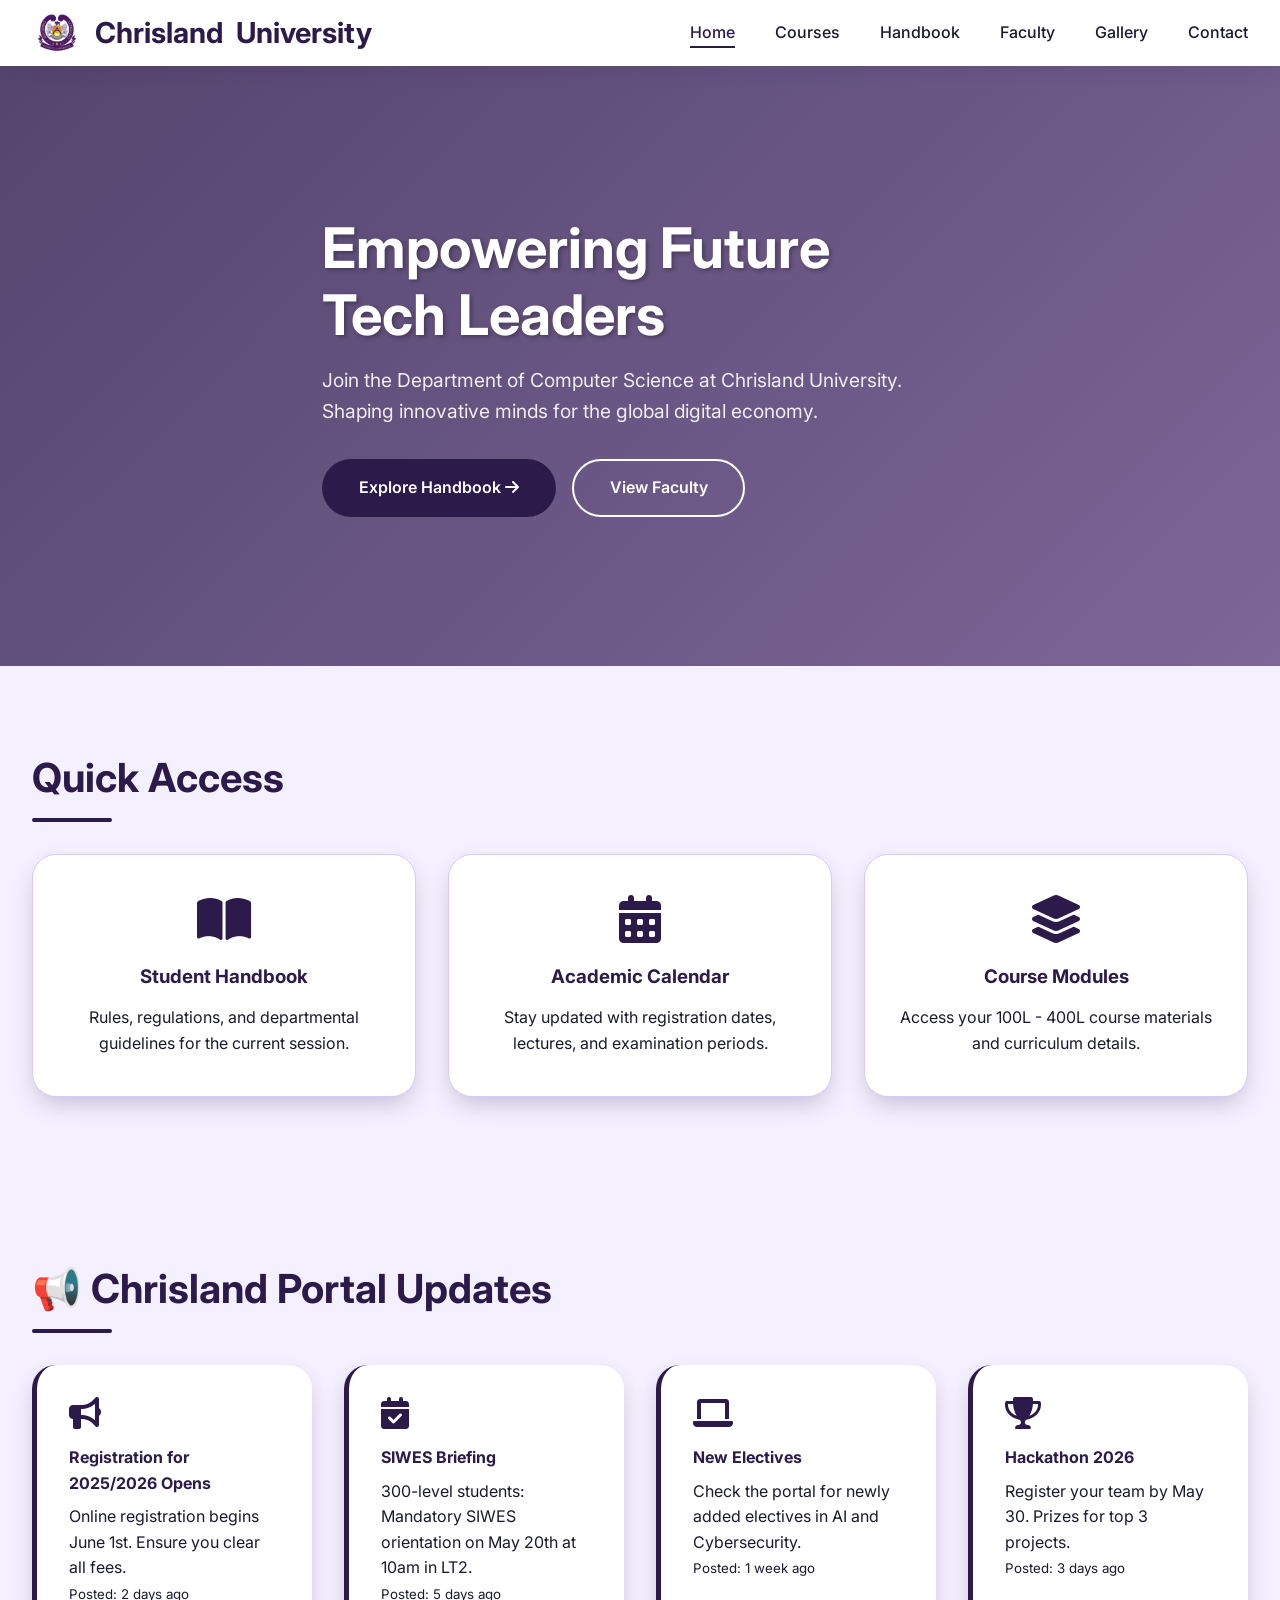
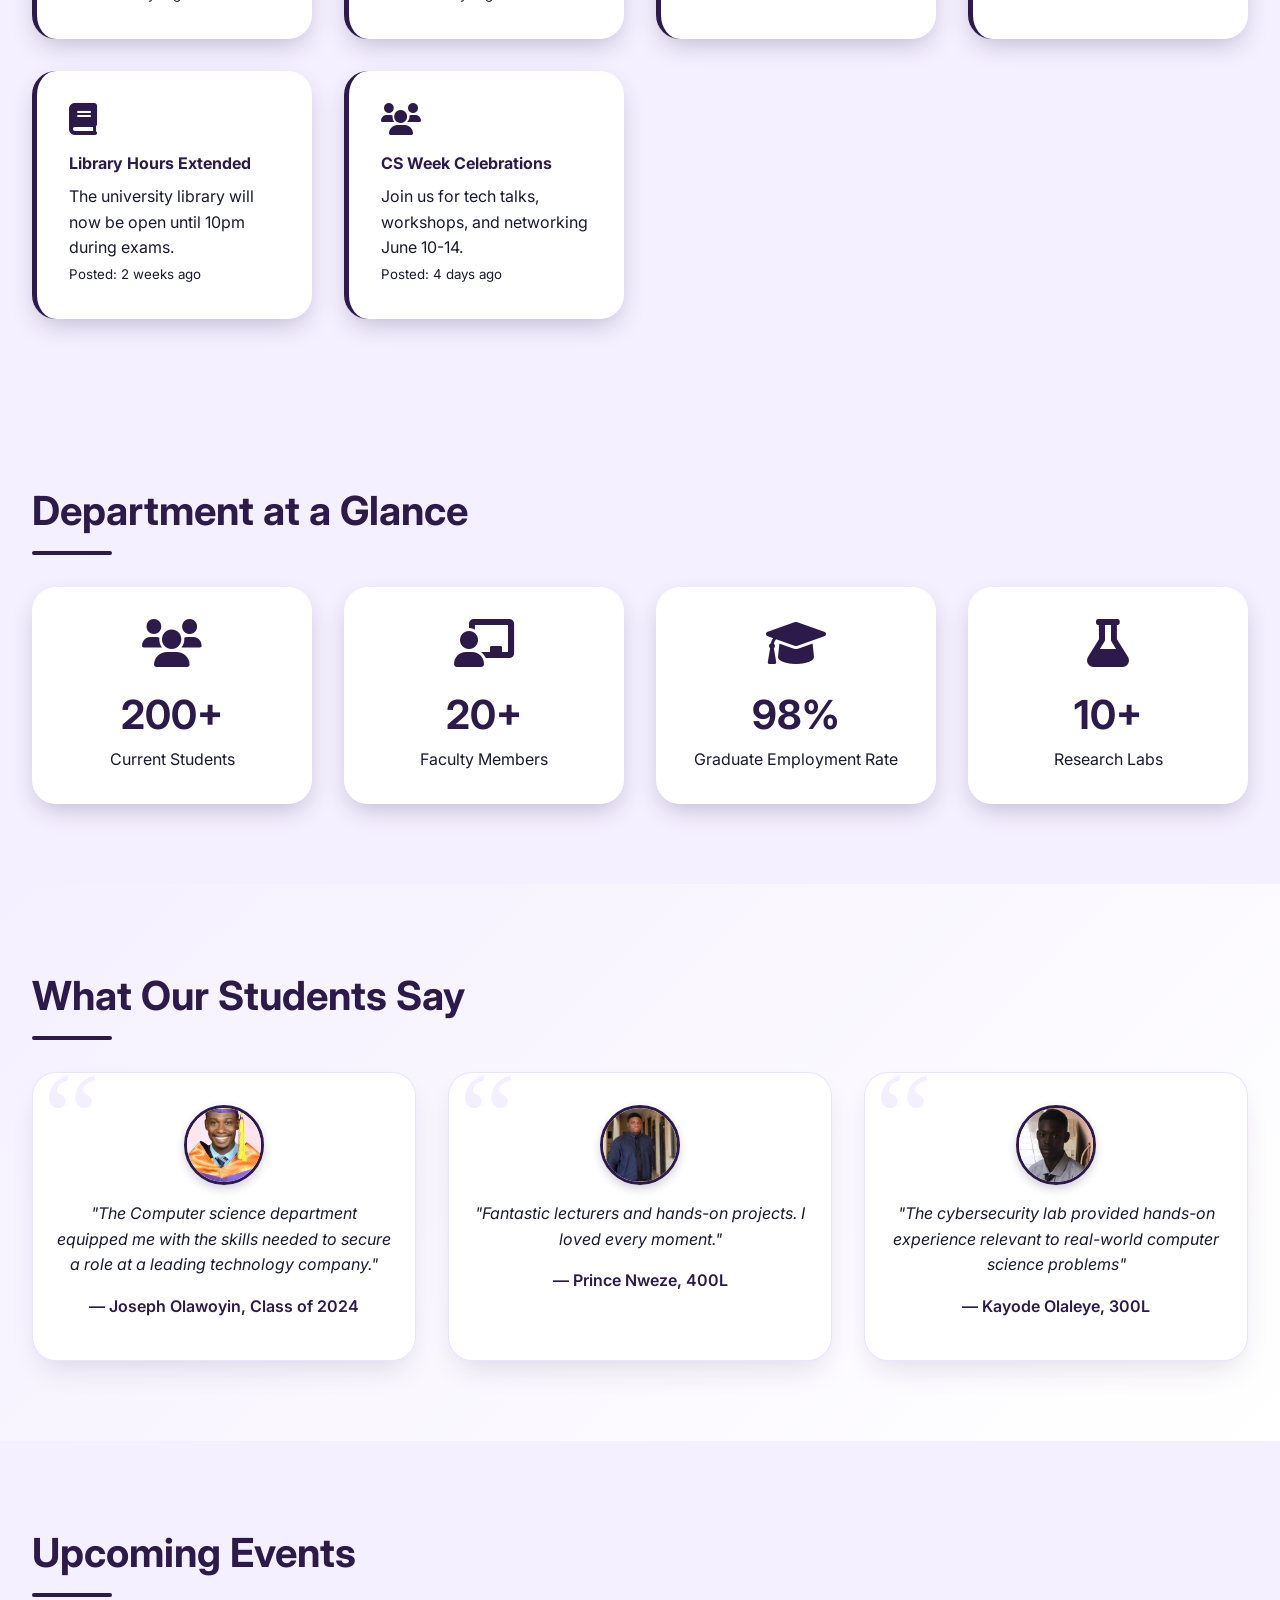
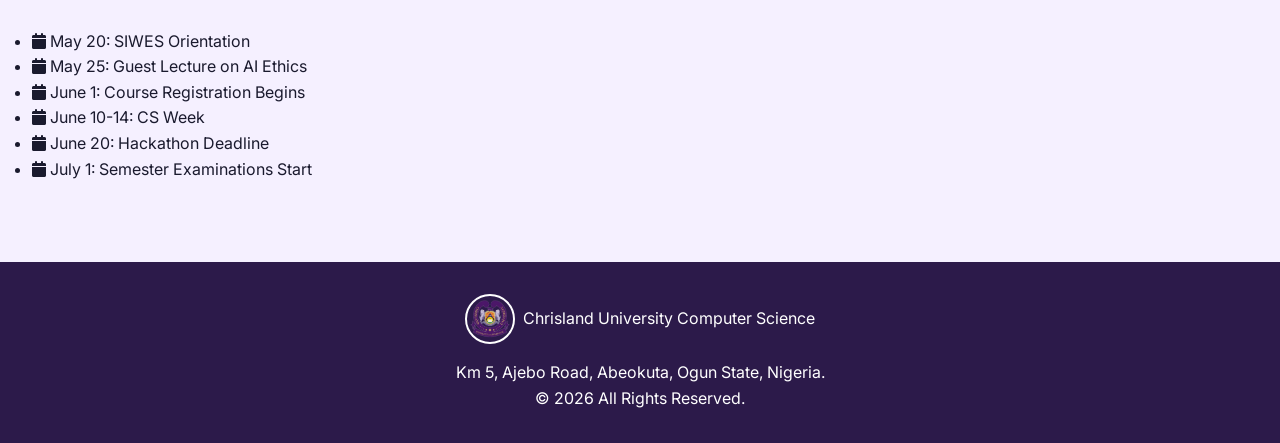
<file: index.html>
<!DOCTYPE html>
<html lang="en">
<head>
  <meta charset="UTF-8">
  <meta name="viewport" content="width=device-width, initial-scale=1.0">
  <title>Chrisland CS · Home</title>
  <link rel="stylesheet" href="https://cdnjs.cloudflare.com/ajax/libs/font-awesome/6.0.0-beta3/css/all.min.css">
  <link href="https://fonts.googleapis.com/css2?family=Inter:wght@400;500;600;700&display=swap" rel="stylesheet">
  <link rel="stylesheet" href="style.css">
</head>
<body>
<nav class="navbar">
    <div class="container nav-container">
      <div class="logo">
        <a href="index.html">
          <img src="Images/cu-logo.png" alt="Chrisland Logo" class="logo-img">
          <span>Chrisland</span> University
        </a>
      </div>
      <div class="hamburger" onclick="toggleMenu()">
        <span></span>
        <span></span>
        <span></span>
      </div>
      <ul class="nav-links" id="navLinks">
        <li><a href="index.html" class="active">Home</a></li>
        <li><a href="courses.html">Courses</a></li>
        <li><a href="handbook.html">Handbook</a></li>
        <li><a href="faculty.html">Faculty</a></li>
        <li><a href="gallery.html">Gallery</a></li>
        <li><a href="contact.html">Contact</a></li>
      </ul>
    </div>
    <div class="nav-overlay" id="navOverlay" onclick="toggleMenu()"></div>
  </nav>

  <!-- Hero Section -->
  <section class="hero">
    <div class="container hero-content">
      <h1>Empowering Future Tech Leaders</h1>
      <p>Join the Department of Computer Science at Chrisland University. Shaping innovative minds for the global digital economy.</p>
      <div class="hero-buttons">
        <a href="handbook.html" class="btn btn-primary">Explore Handbook <i class="fas fa-arrow-right"></i></a>
        <a href="faculty.html" class="btn btn-outline">View Faculty</a>
      </div>
    </div>
  </section>

  <!-- Quick Access Cards -->
  <section class="quick-access">
    <div class="container">
      <h2>Quick Access</h2>
      <div class="card-grid">
        <div class="card clickable" onclick="location.href='handbook.html';">
          <i class="fas fa-book-open"></i>
          <h3>Student Handbook</h3>
          <p>Rules, regulations, and departmental guidelines for the current session.</p>
        </div>
        <div class="card clickable" onclick="alert('Academic Calendar: Spring semester starts Jan 15, Fall semester starts Sep 1.')">
          <i class="fas fa-calendar-alt"></i>
          <h3>Academic Calendar</h3>
          <p>Stay updated with registration dates, lectures, and examination periods.</p>
        </div>
        <div class="card clickable" onclick="location.href='courses.html';">
          <i class="fas fa-layer-group"></i>
          <h3>Course Modules</h3>
          <p>Access your 100L - 400L course materials and curriculum details.</p>
        </div>
      </div>
    </div>
  </section>

  <!-- Portal Announcements (Extended) -->
  <section class="portal-announcements">
    <div class="container">
      <h2>📢 Chrisland Portal Updates</h2>
      <div class="announcement-grid">
        <div class="announcement-card">
          <i class="fas fa-bullhorn"></i>
          <h4>Registration for 2025/2026 Opens</h4>
          <p>Online registration begins June 1st. Ensure you clear all fees.</p>
          <small>Posted: 2 days ago</small>
        </div>
        <div class="announcement-card">
          <i class="fas fa-calendar-check"></i>
          <h4>SIWES Briefing</h4>
          <p>300-level students: Mandatory SIWES orientation on May 20th at 10am in LT2.</p>
          <small>Posted: 5 days ago</small>
        </div>
        <div class="announcement-card">
          <i class="fas fa-laptop"></i>
          <h4>New Electives</h4>
          <p>Check the portal for newly added electives in AI and Cybersecurity.</p>
          <small>Posted: 1 week ago</small>
        </div>
        <div class="announcement-card">
          <i class="fas fa-trophy"></i>
          <h4>Hackathon 2026</h4>
          <p>Register your team by May 30. Prizes for top 3 projects.</p>
          <small>Posted: 3 days ago</small>
        </div>
        <div class="announcement-card">
          <i class="fas fa-book"></i>
          <h4>Library Hours Extended</h4>
          <p>The university library will now be open until 10pm during exams.</p>
          <small>Posted: 2 weeks ago</small>
        </div>
        <div class="announcement-card">
          <i class="fas fa-users"></i>
          <h4>CS Week Celebrations</h4>
          <p>Join us for tech talks, workshops, and networking June 10-14.</p>
          <small>Posted: 4 days ago</small>
        </div>
      </div>
    </div>
  </section>

  <!-- Department at a Glance (Stats) -->
  <section class="stats">
    <div class="container">
      <h2>Department at a Glance</h2>
      <div class="stats-grid">
        <div class="stat-card">
          <i class="fas fa-users"></i>
          <h3>200+</h3>
          <p>Current Students</p>
        </div>
        <div class="stat-card">
          <i class="fas fa-chalkboard-teacher"></i>
          <h3>20+</h3>
          <p>Faculty Members</p>
        </div>
        <div class="stat-card">
          <i class="fas fa-graduation-cap"></i>
          <h3>98%</h3>
          <p>Graduate Employment Rate</p>
        </div>
        <div class="stat-card">
          <i class="fas fa-flask"></i>
          <h3>10+</h3>
          <p>Research Labs</p>
        </div>
      </div>
    </div>
  </section>

  <!-- Testimonials -->
  <section class="testimonials">
    <div class="container">
      <h2>What Our Students Say</h2>
      <div class="testimonial-grid">
        <div class="testimonial-card">
          <img src="Images/joseph lab.jpeg" alt="Student" class="pic1">
          <p>"The Computer science department equipped me with the skills needed to secure a role at a leading technology company."</p>
          <h4>— Joseph Olawoyin, Class of 2024</h4>
        </div>
        <div class="testimonial-card">
          <img src="Images/prince.jpeg" alt="Student" class="pic1">
          <p>"Fantastic lecturers and hands-on projects. I loved every moment."</p>
          <h4>— Prince Nweze, 400L</h4>
        </div>
        <div class="testimonial-card">
          <img src="Images/leye 3.jpeg" alt="Student" class="pic1">
          <p>"The cybersecurity lab provided hands-on experience relevant to real-world computer science problems"</p>
          <h4>— Kayode Olaleye, 300L</h4>
        </div>
      </div>
    </div>
  </section>

  <!-- Upcoming Events -->
  <section class="events">
    <div class="container">
      <h2>Upcoming Events</h2>
      <ul class="event-list">
        <li><i class="fas fa-calendar"></i> May 20: SIWES Orientation</li>
        <li><i class="fas fa-calendar"></i> May 25: Guest Lecture on AI Ethics</li>
        <li><i class="fas fa-calendar"></i> June 1: Course Registration Begins</li>
        <li><i class="fas fa-calendar"></i> June 10-14: CS Week</li>
        <li><i class="fas fa-calendar"></i> June 20: Hackathon Deadline</li>
        <li><i class="fas fa-calendar"></i> July 1: Semester Examinations Start</li>
      </ul>
    </div>
  </section>

  <footer>
    <div class="container footer-content">
      <div class="footer-logo">
        <img src="Images/cu-logo.png" alt="Chrisland Logo" class="logo-img">
        <span>Chrisland University Computer Science</span>
      </div>
      <p>Km 5, Ajebo Road, Abeokuta, Ogun State, Nigeria.</p>
      <p>© 2026 All Rights Reserved.</p>
    </div>
  </footer>

  <script src="script.js"></script>
</body>
</html>
</file>
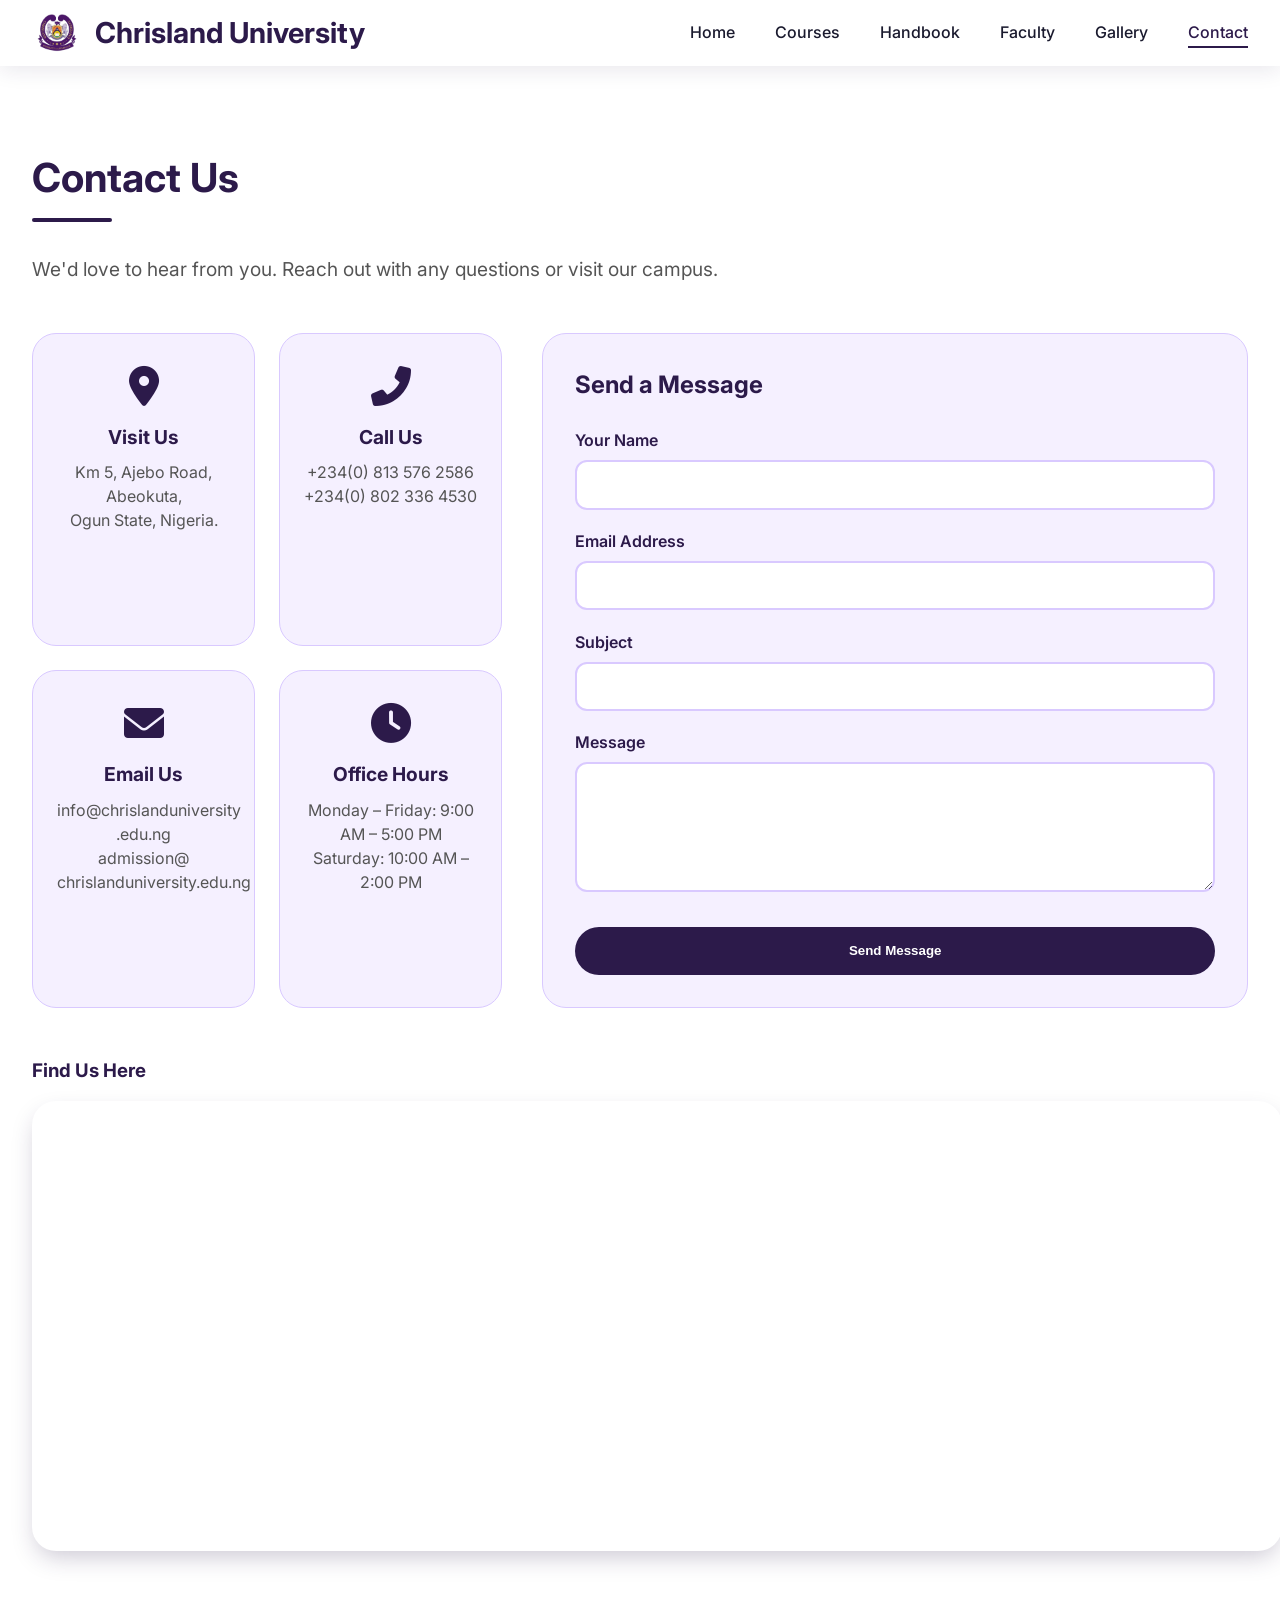
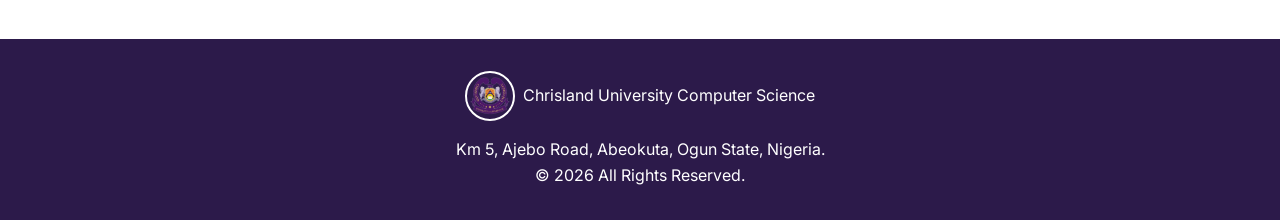
<file: contact.html>
<!DOCTYPE html>
<html lang="en">
<head>
  <meta charset="UTF-8">
  <meta name="viewport" content="width=device-width, initial-scale=1.0">
  <title>Chrisland CS · Contact</title>
  <link rel="stylesheet" href="https://cdnjs.cloudflare.com/ajax/libs/font-awesome/6.0.0-beta3/css/all.min.css">
  <link href="https://fonts.googleapis.com/css2?family=Inter:wght@400;500;600;700&display=swap" rel="stylesheet">
  <link rel="stylesheet" href="style.css">
</head>
<body>
  <nav class="navbar">
    <div class="container nav-container">
      <div class="logo">
        <a href="index.html">
          <img src="Images/cu-logo.png" alt="Chrisland Logo" class="logo-img">
          <span>Chrisland University</span> 
        </a>
      </div>
       <div class="hamburger" onclick="toggleMenu()">
        <span></span>
        <span></span>
        <span></span>
      </div>
      <ul class="nav-links" id="navLinks">
        <li><a href="index.html">Home</a></li>
        <li><a href="courses.html">Courses</a></li>
        <li><a href="handbook.html">Handbook</a></li>
        <li><a href="faculty.html">Faculty</a></li>
        <li><a href="gallery.html">Gallery</a></li>
        <li><a href="contact.html" class="active">Contact</a></li>
      </ul>
    </div>
    <div class="nav-overlay" id="navOverlay" onclick="toggleMenu()"></div>
  </nav>

  <section class="contact">
    <div class="container">
      <h2>Contact Us</h2>
      <p class="section-intro">We'd love to hear from you. Reach out with any questions or visit our campus.</p>

      <div class="contact-grid">
        <!-- Left: Address & Info -->
        <div class="contact-info">
          <div class="info-card">
            <i class="fas fa-map-marker-alt"></i>
            <h3>Visit Us</h3>
            <p>Km 5, Ajebo Road, Abeokuta,<br>Ogun State, Nigeria.</p>
          </div>
          <div class="info-card">
            <i class="fas fa-phone-alt"></i>
            <h3>Call Us</h3>
            <p>+234(0) 813 576 2586<br>+234(0) 802 336 4530</p>
          </div>
          <div class="info-card">
            <i class="fas fa-envelope"></i>
            <h3>Email Us</h3>
            <p>info@chrislanduniversity<br>.edu.ng<br>admission@<br>chrislanduniversity.edu.ng</p>
          </div>
          <div class="info-card">
            <i class="fas fa-clock"></i>
            <h3>Office Hours</h3>
            <p>Monday – Friday: 9:00 AM – 5:00 PM<br>Saturday: 10:00 AM – 2:00 PM</p>
          </div>
        </div>

        <!-- Right: Contact Form -->
        <div class="contact-form">
          <h3>Send a Message</h3>
          <form id="contactForm">
            <div class="form-group">
              <label for="name">Your Name</label>
              <input type="text" id="name" name="name" required>
            </div>
            <div class="form-group">
              <label for="email">Email Address</label>
              <input type="email" id="email" name="email" required>
            </div>
            <div class="form-group">
              <label for="subject">Subject</label>
              <input type="text" id="subject" name="subject">
            </div>
            <div class="form-group">
              <label for="message">Message</label>
              <textarea id="message" name="message" rows="5" required></textarea>
            </div>
            <button type="submit" class="btn btn-primary">Send Message</button>
          </form>
        </div>
      </div>

      <!-- Map Section -->
      <div class="map-container">
        <h3>Find Us Here</h3>
       <iframe src="https://www.google.com/maps/embed?pb=!1m18!1m12!1m3!1d3958.8632316544995!2d3.3966412099140824!3d7.141809915641025!2m3!1f0!2f0!3f0!3m2!1i1024!2i768!4f13.1!3m3!1m2!1s0x103a356dd3b47bd1%3A0x763f92c3df2f5886!2sChrisland%20University%2C%20Abeokuta!5e0!3m2!1sen!2sng!4v1772442667036!5m2!1sen!2sng" width="1250" height="450" style="border:0;" allowfullscreen="" loading="lazy" referrerpolicy="no-referrer-when-downgrade"></iframe>
      </div>
    </div>
  </section>

  <footer>
    <div class="container footer-content">
      <div class="footer-logo">
        <img src="Images/cu-logo.png" alt="Chrisland Logo" class="logo-img">
        <span>Chrisland University Computer Science</span>
      </div>
      <p>Km 5, Ajebo Road, Abeokuta, Ogun State, Nigeria.</p>
      <p>© 2026 All Rights Reserved.</p>
    </div>
  </footer>

  <script>
    // Simple form submission simulation
    document.getElementById('contactForm')?.addEventListener('submit', function(e) {
      e.preventDefault();
      alert('Thank you for your message. (Demo - no actual email sent)');
      this.reset();
    });
  </script>
  <script src="script.js"></script>
</body>
</html>
</file>
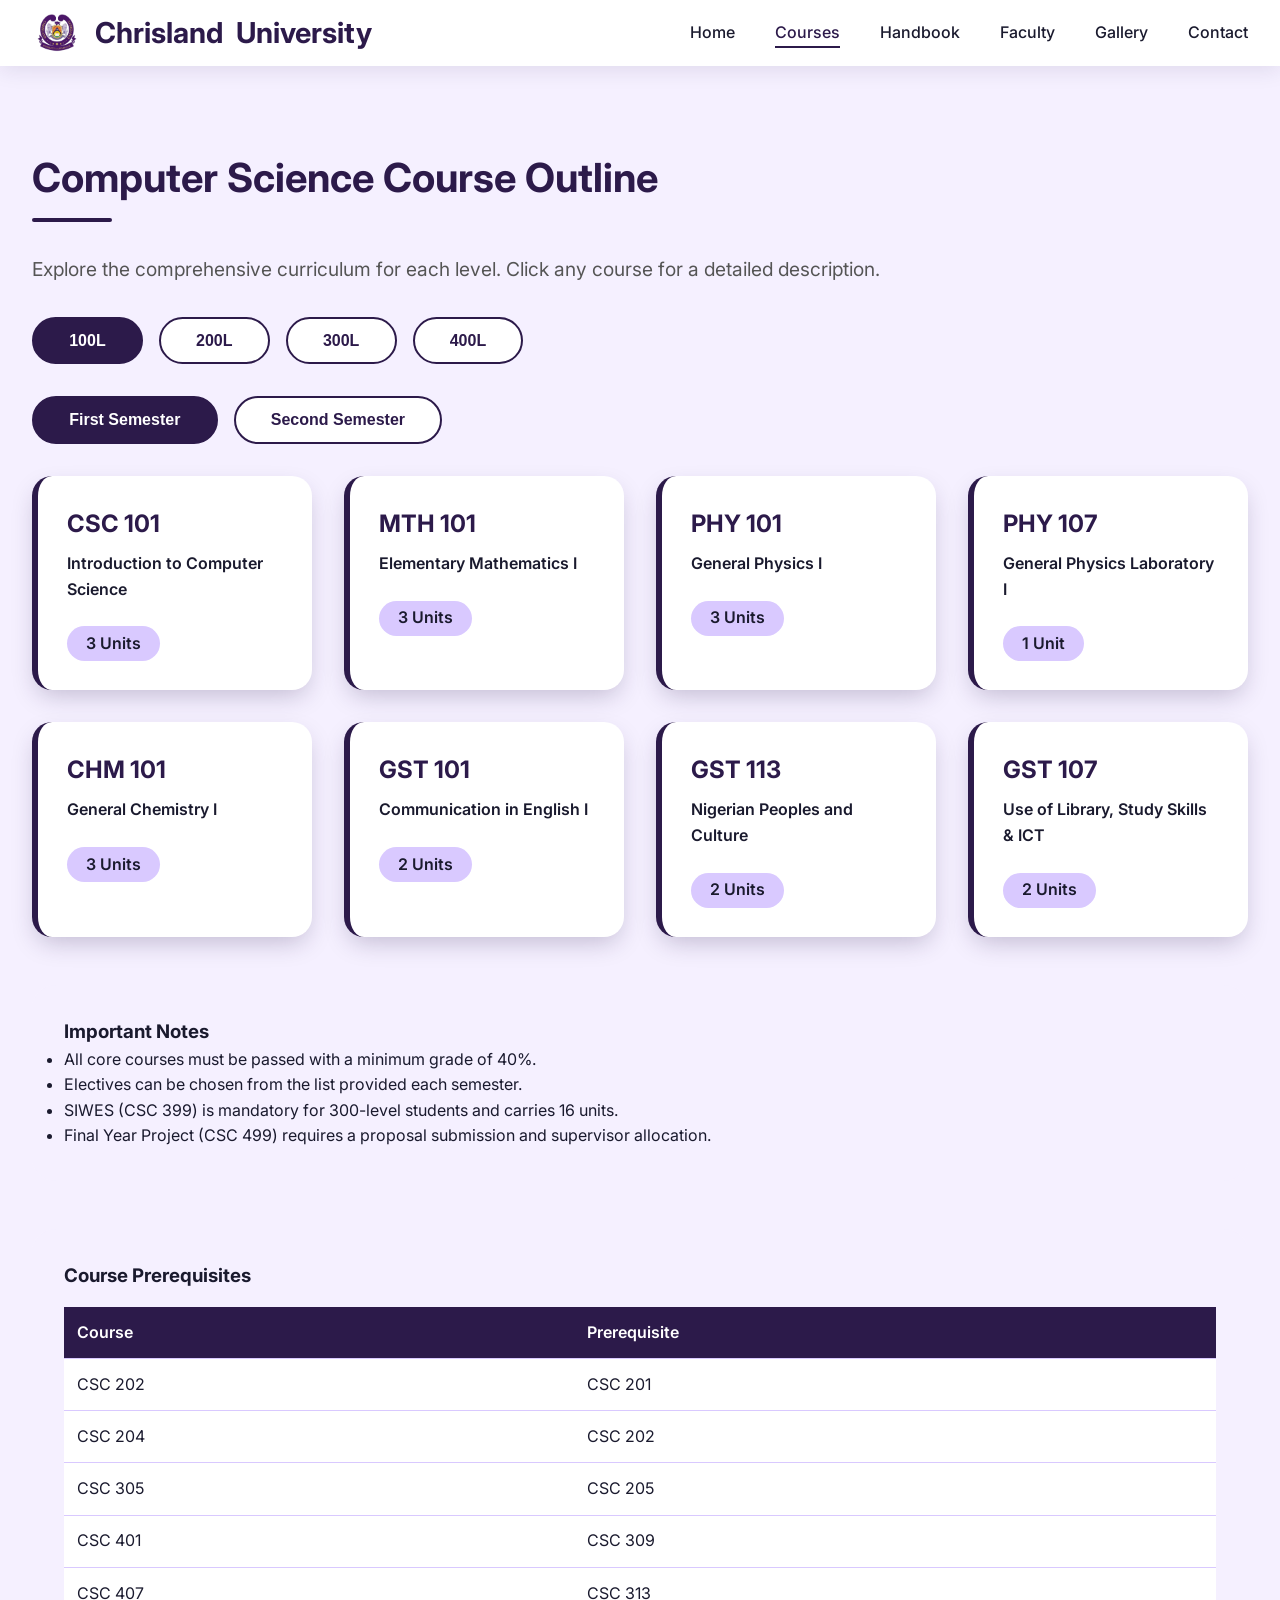
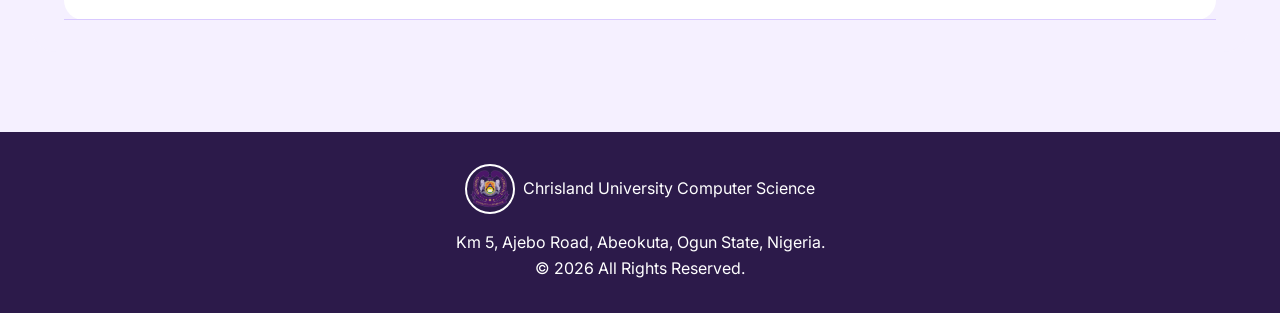
<file: courses.html>
<!DOCTYPE html>
<html lang="en">
<head>
  <meta charset="UTF-8">
  <meta name="viewport" content="width=device-width, initial-scale=1.0">
  <title>Chrisland CS · Courses</title>
  <link rel="stylesheet" href="https://cdnjs.cloudflare.com/ajax/libs/font-awesome/6.0.0-beta3/css/all.min.css">
  <link href="https://fonts.googleapis.com/css2?family=Inter:wght@400;500;600;700&display=swap" rel="stylesheet">
  <link rel="stylesheet" href="style.css">
</head>
<body>
<nav class="navbar">
    <div class="container nav-container">
      <div class="logo">
        <a href="index.html">
          <img src="Images/cu-logo.png" alt="Chrisland Logo" class="logo-img">
          <span>Chrisland</span> University
        </a>
      </div>
      <div class="hamburger" onclick="toggleMenu()">
        <span></span>
        <span></span>
        <span></span>
      </div>
      <ul class="nav-links" id="navLinks">
        <li><a href="index.html">Home</a></li>
        <li><a href="courses.html" class="active">Courses</a></li>
        <li><a href="handbook.html">Handbook</a></li>
        <li><a href="faculty.html">Faculty</a></li>
        <li><a href="gallery.html">Gallery</a></li>
        <li><a href="contact.html">Contact</a></li>
      </ul>
    </div>
    <div class="nav-overlay" id="navOverlay" onclick="toggleMenu()"></div>
  </nav>

  <section class="courses">
    <div class="container">
      <h2>Computer Science <span class="highlight">Course Outline</span></h2>
      <p class="section-intro">Explore the comprehensive curriculum for each level. Click any course for a detailed description.</p>

      <div class="level-tabs">
        <button class="level-tab active" data-level="100">100L</button>
        <button class="level-tab" data-level="200">200L</button>
        <button class="level-tab" data-level="300">300L</button>
        <button class="level-tab" data-level="400">400L</button>
      </div>

      <div class="semester-tabs">
        <button class="semester-tab active" data-semester="first">First Semester</button>
        <button class="semester-tab" data-semester="second">Second Semester</button>
      </div>

      <div id="courses-container" class="courses-grid">
        <!-- Courses injected by JavaScript -->
      </div>

      <!-- Additional Course Information (static) -->
      <div class="course-info-extra">
        <h3>Important Notes</h3>
        <ul>
          <li>All core courses must be passed with a minimum grade of 40%.</li>
          <li>Electives can be chosen from the list provided each semester.</li>
          <li>SIWES (CSC 399) is mandatory for 300-level students and carries 16 units.</li>
          <li>Final Year Project (CSC 499) requires a proposal submission and supervisor allocation.</li>
        </ul>
      </div>

      <!-- Prerequisites Table -->
      <div class="prerequisites">
        <h3>Course Prerequisites</h3>
        <table>
          <thead><tr><th>Course</th><th>Prerequisite</th></tr></thead>
          <tbody>
            <tr><td>CSC 202</td><td>CSC 201</td></tr>
            <tr><td>CSC 204</td><td>CSC 202</td></tr>
            <tr><td>CSC 305</td><td>CSC 205</td></tr>
            <tr><td>CSC 401</td><td>CSC 309</td></tr>
            <tr><td>CSC 407</td><td>CSC 313</td></tr>
          </tbody>
        </table>
      </div>
    </div>
  </section>

  <!-- Modal for Course Details -->
  <div id="courseModal" class="modal">
    <div class="modal-content">
      <span class="close-modal">&times;</span>
      <div id="modal-body"></div>
    </div>
  </div>

  <footer>
    <div class="container footer-content">
      <div class="footer-logo">
        <img src="Images/cu-logo.png" alt="Chrisland Logo" class="logo-img">
        <span>Chrisland University Computer Science</span>
      </div>
      <p>Km 5, Ajebo Road, Abeokuta, Ogun State, Nigeria.</p>
      <p>© 2026 All Rights Reserved.</p>
    </div>
  </footer>

  <script src="script.js"></script>
</body>
</html>
</file>
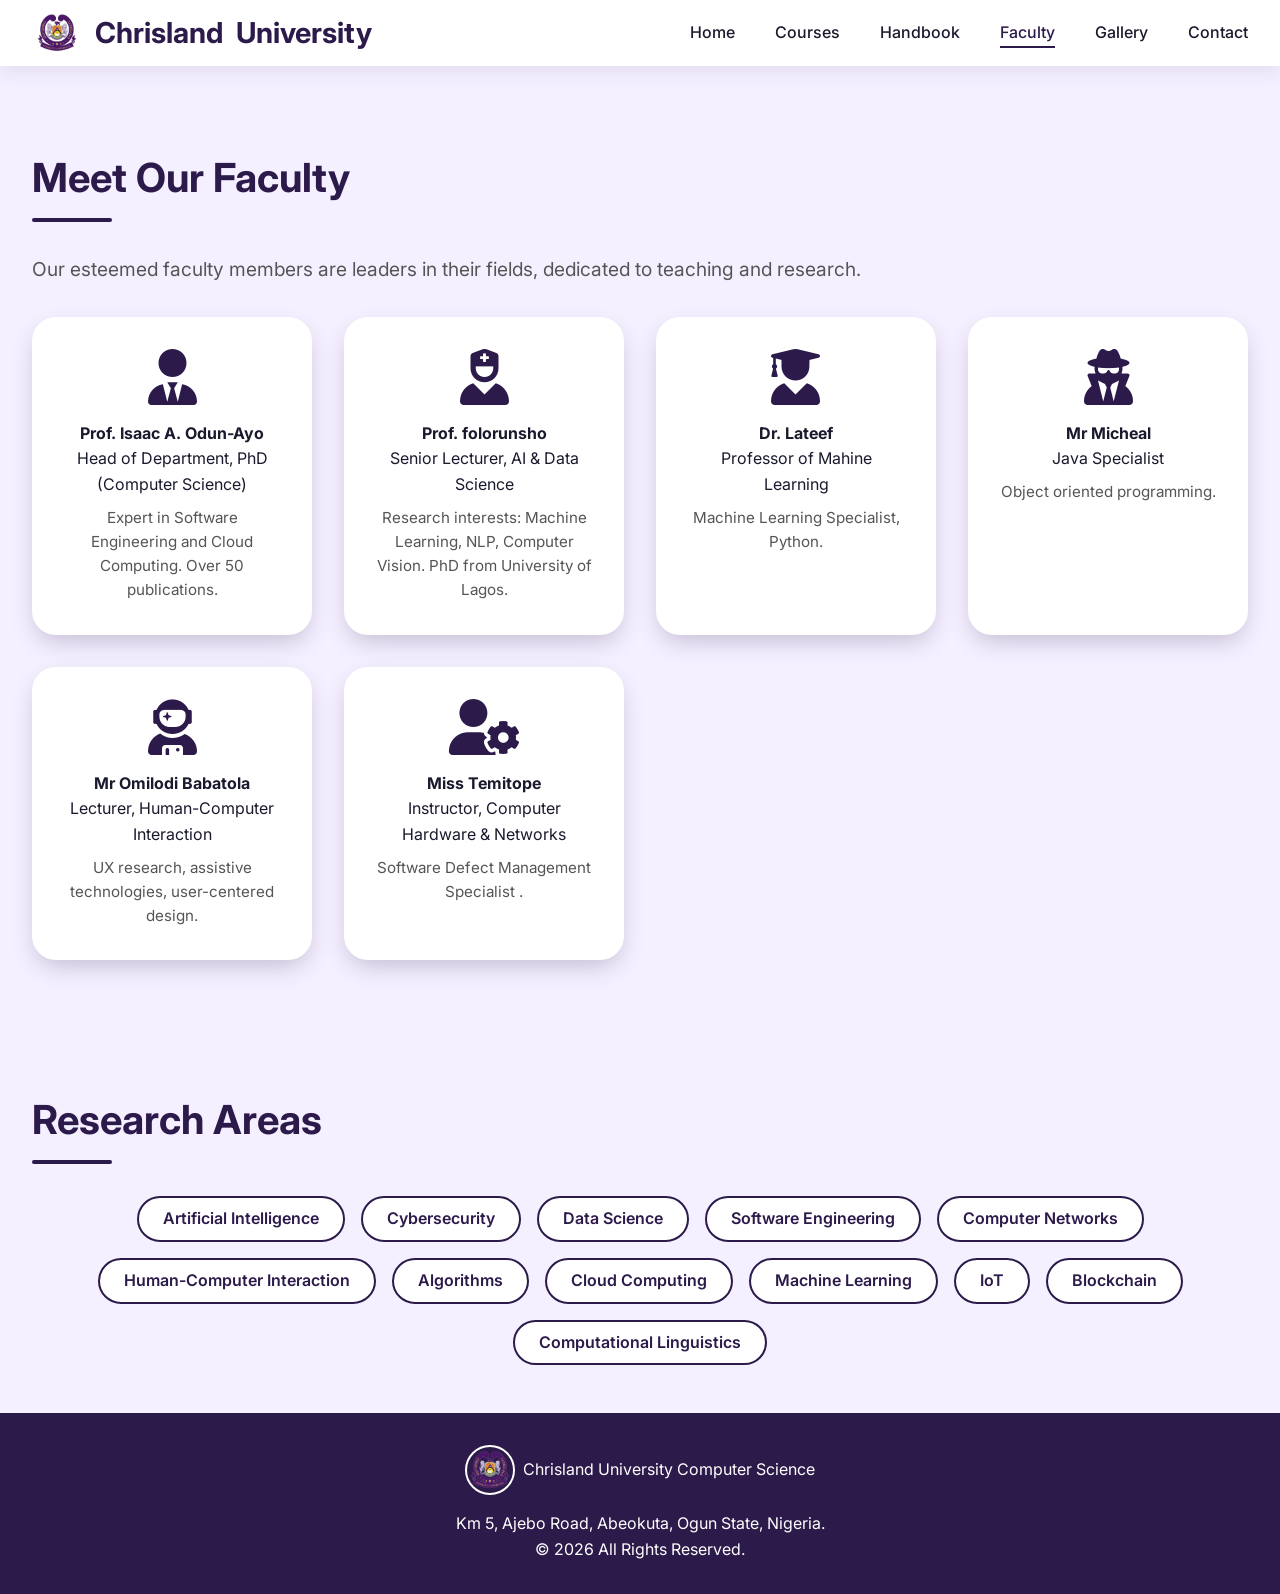
<file: faculty.html>
<!DOCTYPE html>
<html lang="en">
<head>
  <meta charset="UTF-8">
  <meta name="viewport" content="width=device-width, initial-scale=1.0">
  <title>Chrisland CS · Faculty</title>
  <link rel="stylesheet" href="https://cdnjs.cloudflare.com/ajax/libs/font-awesome/6.0.0-beta3/css/all.min.css">
  <link href="https://fonts.googleapis.com/css2?family=Inter:wght@400;500;600;700&display=swap" rel="stylesheet">
  <link rel="stylesheet" href="style.css">
</head>
<body>
  <nav class="navbar">
  <div class="container nav-container">
      <div class="logo">
        <a href="index.html">
          <img src="Images/cu-logo.png" alt="Chrisland Logo" class="logo-img">
          <span>Chrisland</span> University
        </a>
      </div>
       <div class="hamburger" onclick="toggleMenu()">
        <span></span>
        <span></span>
        <span></span>
      </div>
      <ul class="nav-links" id="navLinks">
        <li><a href="index.html">Home</a></li>
        <li><a href="courses.html">Courses</a></li>
        <li><a href="handbook.html">Handbook</a></li>
        <li><a href="faculty.html" class="active">Faculty</a></li>
        <li><a href="gallery.html">Gallery</a></li>
        <li><a href="contact.html">Contact</a></li>
      </ul>
    </div>
    <div class="nav-overlay" id="navOverlay" onclick="toggleMenu()"></div>
  </nav>

  <section class="faculty">
    <div class="container">
      <h2>Meet Our Faculty</h2>
      <p class="section-intro">Our esteemed faculty members are leaders in their fields, dedicated to teaching and research.</p>

      <div class="faculty-grid">
        <div class="faculty-card">
          <i class="fas fa-user-tie"></i>
          <h4>Prof. Isaac A. Odun-Ayo</h4>
          <p>Head of Department, PhD (Computer Science)</p>
          <p class="faculty-bio">Expert in Software Engineering and Cloud Computing. Over 50 publications.</p>
        </div>
        <div class="faculty-card">
          <i class="fas fa-user-nurse"></i>
          <h4>Prof. folorunsho</h4>
          <p>Senior Lecturer, AI & Data Science</p>
          <p class="faculty-bio">Research interests: Machine Learning, NLP, Computer Vision. PhD from University of Lagos.</p>
        </div>
        <div class="faculty-card">
          <i class="fas fa-user-graduate"></i>
          <h4>Dr. Lateef</h4>
          <p>Professor of Mahine Learning</p>
          <p class="faculty-bio">Machine Learning Specialist, Python.</p>
        </div>
        <div class="faculty-card">
          <i class="fas fa-user-secret"></i>
          <h4>Mr Micheal</h4>
          <p>Java Specialist</p>
          <p class="faculty-bio">Object oriented programming.</p>
        </div>
        <div class="faculty-card">
          <i class="fas fa-user-astronaut"></i>
          <h4>Mr Omilodi Babatola</h4>
          <p>Lecturer, Human-Computer Interaction</p>
          <p class="faculty-bio">UX research, assistive technologies, user-centered design.</p>
        </div>
        <div class="faculty-card">
          <i class="fas fa-user-cog"></i>
          <h4>Miss Temitope</h4>
          <p>Instructor, Computer Hardware & Networks</p>
          <p class="faculty-bio">Software Defect Management Specialist .</p>
        </div>
      </div>
    </div>
  </section>

  <!-- Faculty Research Areas -->
  <section class="research-areas">
    <div class="container">
      <h2>Research Areas</h2>
      <div class="research-grid">
        <span class="research-tag">Artificial Intelligence</span>
        <span class="research-tag">Cybersecurity</span>
        <span class="research-tag">Data Science</span>
        <span class="research-tag">Software Engineering</span>
        <span class="research-tag">Computer Networks</span>
        <span class="research-tag">Human-Computer Interaction</span>
        <span class="research-tag">Algorithms</span>
        <span class="research-tag">Cloud Computing</span>
        <span class="research-tag">Machine Learning</span>
        <span class="research-tag">IoT</span>
        <span class="research-tag">Blockchain</span>
        <span class="research-tag">Computational Linguistics</span>
      </div>
    </div>
  </section>

  <footer>
    <div class="container footer-content">
      <div class="footer-logo">
        <img src="Images/cu-logo.png" alt="Chrisland Logo" class="logo-img">
        <span>Chrisland University Computer Science</span>
      </div>
      <p>Km 5, Ajebo Road, Abeokuta, Ogun State, Nigeria.</p>
      <p>© 2026 All Rights Reserved.</p>
    </div>
  </footer>

  <script src="script.js"></script>
</body>
</html>
</file>
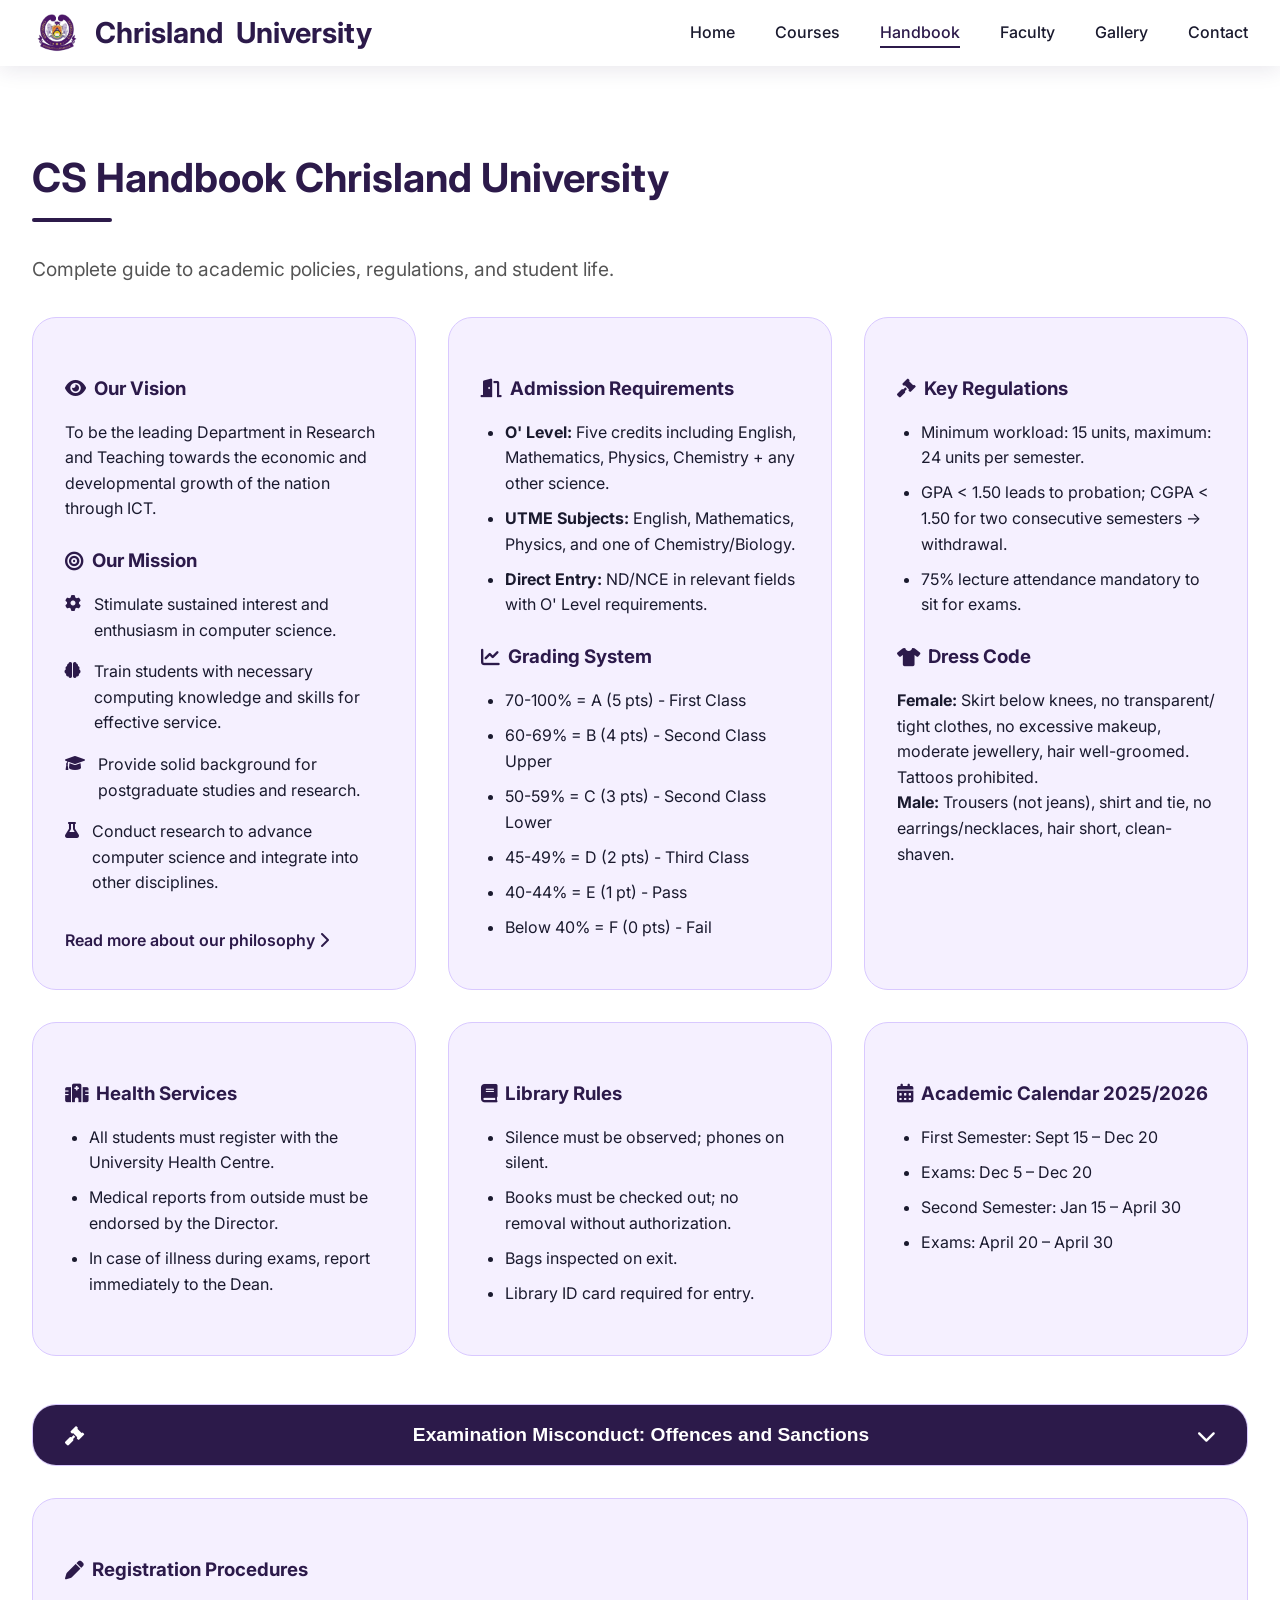
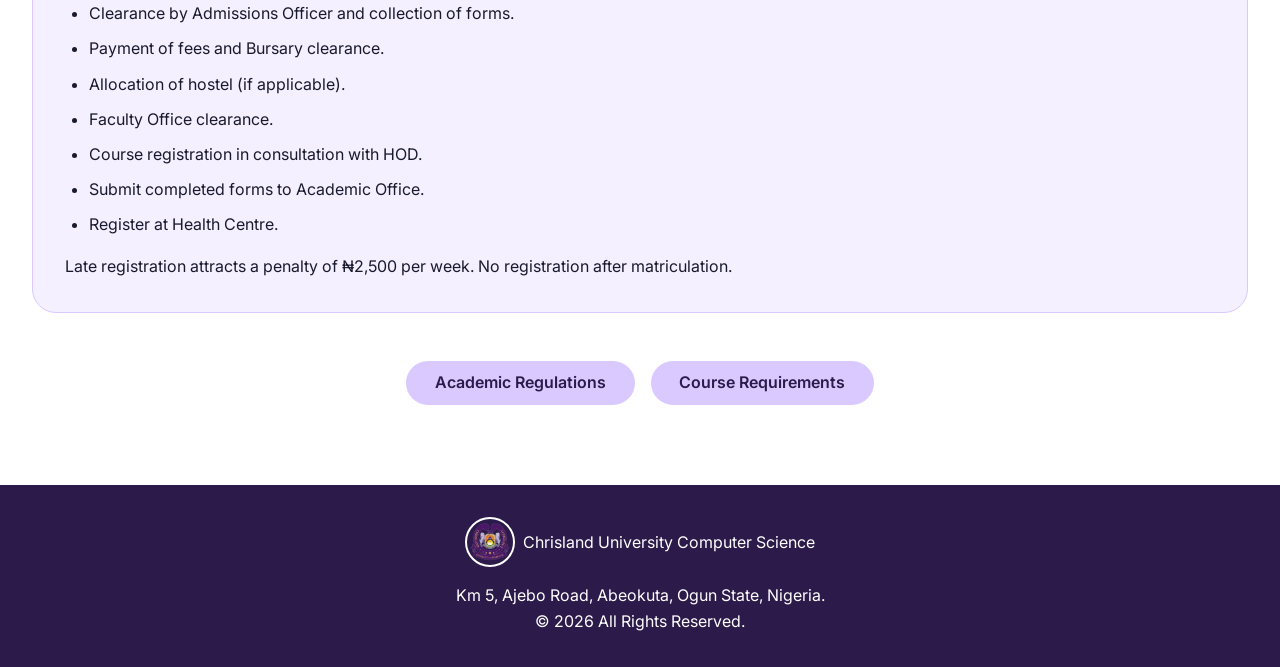
<file: handbook.html>
<!DOCTYPE html>
<html lang="en">
<head>
  <meta charset="UTF-8">
  <meta name="viewport" content="width=device-width, initial-scale=1.0">
  <title>Chrisland CS · Handbook</title>
  <link rel="stylesheet" href="https://cdnjs.cloudflare.com/ajax/libs/font-awesome/6.0.0-beta3/css/all.min.css">
  <link href="https://fonts.googleapis.com/css2?family=Inter:wght@400;500;600;700&display=swap" rel="stylesheet">
  <link rel="stylesheet" href="style.css">
</head>
<body>
  <nav class="navbar">
   <div class="container nav-container">
      <div class="logo">
        <a href="index.html">
          <img src="Images/cu-logo.png" alt="Chrisland Logo" class="logo-img">
          <span>Chrisland</span> University
        </a>
      </div>
      <div class="hamburger" onclick="toggleMenu()">
        <span></span>
        <span></span>
        <span></span>
      </div>
      <ul class="nav-links"  id="navLinks">
        <li><a href="index.html">Home</a></li>
        <li><a href="courses.html">Courses</a></li>
        <li><a href="handbook.html" class="active">Handbook</a></li>
        <li><a href="faculty.html">Faculty</a></li>
        <li><a href="gallery.html">Gallery</a></li>
        <li><a href="contact.html">Contact</a></li>
      </ul>
    </div>
    <div class="nav-overlay" id="navOverlay" onclick="toggleMenu()"></div>
  </nav>

  <section class="handbook">
    <div class="container">
      <h2>CS Handbook <span class="highlight">Chrisland University</span></h2>
      <p class="section-intro">Complete guide to academic policies, regulations, and student life.</p>

      <div class="handbook-grid">
        <!-- Vision & Mission -->
        <div class="handbook-card">
          <h3><i class="fas fa-eye"></i> Our Vision</h3>
          <p>To be the leading Department in Research and Teaching towards the economic and developmental growth of the nation through ICT.</p>
          <h3><i class="fas fa-bullseye"></i> Our Mission</h3>
          <ul class="icon-list">
            <li><i class="fas fa-cog"></i> Stimulate sustained interest and enthusiasm in computer science.</li>
            <li><i class="fas fa-brain"></i> Train students with necessary computing knowledge and skills for effective service.</li>
            <li><i class="fas fa-graduation-cap"></i> Provide solid background for postgraduate studies and research.</li>
            <li><i class="fas fa-flask"></i> Conduct research to advance computer science and integrate into other disciplines.</li>
          </ul>
          <a href="#" id="readMoreVision" class="read-more">Read more about our philosophy <i class="fas fa-chevron-right"></i></a>
        </div>

        <!-- Admission & Grading -->
        <div class="handbook-card">
          <h3><i class="fas fa-door-open"></i> Admission Requirements</h3>
          <ul class="reg-list">
            <li><strong>O' Level:</strong> Five credits including English, Mathematics, Physics, Chemistry + any other science.</li>
            <li><strong>UTME Subjects:</strong> English, Mathematics, Physics, and one of Chemistry/Biology.</li>
            <li><strong>Direct Entry:</strong> ND/NCE in relevant fields with O' Level requirements.</li>
          </ul>
          <h3><i class="fas fa-chart-line"></i> Grading System</h3>
          <ul class="reg-list">
            <li>70-100% = A (5 pts) - First Class</li>
            <li>60-69% = B (4 pts) - Second Class Upper</li>
            <li>50-59% = C (3 pts) - Second Class Lower</li>
            <li>45-49% = D (2 pts) - Third Class</li>
            <li>40-44% = E (1 pt) - Pass</li>
            <li>Below 40% = F (0 pts) - Fail</li>
          </ul>
        </div>

        <!-- Regulations & Dress Code -->
        <div class="handbook-card">
          <h3><i class="fas fa-gavel"></i> Key Regulations</h3>
          <ul class="reg-list">
            <li>Minimum workload: 15 units, maximum: 24 units per semester.</li>
            <li>GPA < 1.50 leads to probation; CGPA < 1.50 for two consecutive semesters → withdrawal.</li>
            <li>75% lecture attendance mandatory to sit for exams.</li>
          </ul>
          <h3><i class="fas fa-tshirt"></i> Dress Code</h3>
          <p><strong>Female:</strong> Skirt below knees, no transparent/ tight clothes, no excessive makeup, moderate jewellery, hair well-groomed. Tattoos prohibited.</p>
          <p><strong>Male:</strong> Trousers (not jeans), shirt and tie, no earrings/necklaces, hair short, clean-shaven.</p>
        </div>
      </div>

      <!-- Additional Handbook Sections -->
      <div class="handbook-extras">
        <div class="handbook-card">
          <h3><i class="fas fa-hospital"></i> Health Services</h3>
          <ul class="reg-list">
            <li>All students must register with the University Health Centre.</li>
            <li>Medical reports from outside must be endorsed by the Director.</li>
            <li>In case of illness during exams, report immediately to the Dean.</li>
          </ul>
        </div>
        <div class="handbook-card">
          <h3><i class="fas fa-book"></i> Library Rules</h3>
          <ul class="reg-list">
            <li>Silence must be observed; phones on silent.</li>
            <li>Books must be checked out; no removal without authorization.</li>
            <li>Bags inspected on exit.</li>
            <li>Library ID card required for entry.</li>
          </ul>
        </div>
        <div class="handbook-card">
          <h3><i class="fas fa-calendar-alt"></i> Academic Calendar 2025/2026</h3>
          <ul class="reg-list">
            <li>First Semester: Sept 15 – Dec 20</li>
            <li>Exams: Dec 5 – Dec 20</li>
            <li>Second Semester: Jan 15 – April 30</li>
            <li>Exams: April 20 – April 30</li>
          </ul>
        </div>
      </div>

      <!-- Examination Misconduct Dropdown (Full Table) -->
      <div class="misconduct-dropdown">
        <button id="misconductToggle" class="dropdown-toggle">
          <i class="fas fa-gavel"></i> Examination Misconduct: Offences and Sanctions
          <i class="fas fa-chevron-down toggle-icon"></i>
        </button>
        <div id="misconductContent" class="dropdown-content">
          <div class="table-responsive">
            <table>
              <thead><tr><th>S/N</th><th>Offence</th><th>Punishment (Maximum)</th></tr></thead>
              <tbody>
                <tr><td>i</td><td>Non-display of ID card</td><td>Reprimand/Suspension</td></tr>
                <tr><td>ii</td><td>Noise making during an examination</td><td>Strong reprimand/Suspension</td></tr>
                <tr><td>iii</td><td>Refusal to submit oneself for search</td><td>Rustication for one Semester</td></tr>
                <tr><td>iv</td><td>Use of scrap papers with written notes</td><td>Rustication/Expulsion</td></tr>
                <tr><td>v</td><td>Irregular possession of University Answer sheets</td><td>Expulsion</td></tr>
                <tr><td>vi</td><td>Mutilation or removal of any paper</td><td>Expulsion</td></tr>
                <tr><td>vii</td><td>Failure to submit answer script</td><td>Rustication/Expulsion</td></tr>
                <tr><td>viii</td><td>Oral communication between candidates</td><td>Rustication for one semester</td></tr>
                <tr><td>ix</td><td>Passing notes or other accessories</td><td>Expulsion</td></tr>
                <tr><td>x</td><td>Possession of unauthorized material</td><td>Expulsion</td></tr>
                <tr><td>xi</td><td>Refusal to sit for examination</td><td>Expulsion</td></tr>
                <tr><td>xii</td><td>Smuggling of prepared answer scripts</td><td>Expulsion</td></tr>
                <tr><td>xiii</td><td>Use of cell phones or unauthorized books</td><td>Expulsion</td></tr>
                <tr><td>xiv</td><td>Possession of live Question Paper</td><td>Expulsion</td></tr>
                <tr><td>xv</td><td>Collusion with another person to write exam</td><td>Expulsion</td></tr>
                <tr><td>xvi</td><td>Writing exam on behalf of another</td><td>Expulsion</td></tr>
                <tr><td>xvii</td><td>Assault on Invigilator</td><td>Expulsion</td></tr>
                <tr><td>xviii</td><td>Absence without due Authority</td><td>To be carried over</td></tr>
              </tbody>
            </table>
          </div>
        </div>
      </div>

      <!-- Registration Procedures -->
      <div class="handbook-card" style="margin-top: 2rem;">
        <h3><i class="fas fa-pen"></i> Registration Procedures</h3>
        <ol class="reg-list">
          <li>Clearance by Admissions Officer and collection of forms.</li>
          <li>Payment of fees and Bursary clearance.</li>
          <li>Allocation of hostel (if applicable).</li>
          <li>Faculty Office clearance.</li>
          <li>Course registration in consultation with HOD.</li>
          <li>Submit completed forms to Academic Office.</li>
          <li>Register at Health Centre.</li>
        </ol>
        <p>Late registration attracts a penalty of ₦2,500 per week. No registration after matriculation.</p>
      </div>

      <div class="quick-nav-mini">
        <a href="#" id="academicRegLink">Academic Regulations</a>
        <a href="#" id="courseReqLink">Course Requirements</a>
      </div>
    </div>
  </section>

  <!-- Modal for Handbook extra (Vision/Mission full) -->
  <div id="handbookModal" class="modal">
    <div class="modal-content">
      <span class="close-modal" id="closeHandbookModal">&times;</span>
      <div id="handbookModalBody">
        <h2>Full Philosophy & Mission</h2>
        <p><strong>University Philosophy:</strong> To provide a first-class academic and research environment where the needs of the society and mankind are paramount. It aims to create an atmosphere of academic freedom, nurture research culture, provide liberal education, build knowledge creators, and foster community service.</p>
        <p><strong>Departmental Vision (detailed):</strong> To be the leading Department in Research and Teaching towards the economic and developmental growth of the nation through ICT.</p>
        <p><strong>Departmental Mission (detailed):</strong> Stimulate sustained interest in computer science; train students with necessary computing knowledge and skills; provide solid background for postgraduate studies; conduct research to advance the state of the art.</p>
        <p><strong>Core Values:</strong> Innovation, Integrity, Excellence, Leadership.</p>
      </div>
    </div>
  </div>

  <footer>
    <div class="container footer-content">
      <div class="footer-logo">
        <img src="Images/cu-logo.png" alt="Chrisland Logo" class="logo-img">
        <span>Chrisland University Computer Science</span>
      </div>
      <p>Km 5, Ajebo Road, Abeokuta, Ogun State, Nigeria.</p>
      <p>© 2026 All Rights Reserved.</p>
    </div>
  </footer>

  <script src="script.js"></script>
</body>
</html>
</file>
<file: style.css>
/* ===== Global Styles - Deep Purple #2c1a4a ===== */
:root {
  --purple-deep: #2c1a4a;
  --purple-medium: #4a2c6d;
  --purple-light: #d9c9ff;
  --purple-bg: #f5f0ff;
  --text-dark: #1a1a2e;
  --white: #ffffff;
  --shadow: 0 10px 25px -5px rgba(44, 26, 74, 0.25);
  --border-radius: 1.5rem;
}

* {
  margin: 0;
  padding: 0;
  box-sizing: border-box;
}

body {
  font-family: 'Inter', sans-serif;
  background-color: var(--purple-bg);
  color: var(--text-dark);
  line-height: 1.6;
  scroll-behavior: smooth;
}

.container {
  max-width: 1300px;
  margin: 0 auto;
  padding: 0 2rem;
}

section {
  padding: 5rem 0;
}

h2 {
  font-size: 2.5rem;
  font-weight: 700;
  color: var(--purple-deep);
  margin-bottom: 2rem;
  position: relative;
}

h2::after {
  content: '';
  display: block;
  width: 80px;
  height: 4px;
  background: var(--purple-deep);
  margin-top: 0.5rem;
  border-radius: 2px;
}

.highlight {
  color: var(--purple-deep);
  font-weight: 700;
}

.section-intro {
  font-size: 1.2rem;
  color: #555;
  margin-bottom: 2rem;
}

/* ===== Buttons ===== */
.btn {
  display: inline-block;
  padding: 0.9rem 2.2rem;
  border-radius: 50px;
  font-weight: 600;
  text-decoration: none;
  transition: all 0.3s;
  border: 2px solid transparent;
  cursor: pointer;
}

.btn-primary {
  background: var(--purple-deep);
  color: white;
}

.btn-primary:hover {
  background: #1f1235;
  transform: translateY(-3px);
  box-shadow: var(--shadow);
}

.btn-outline {
  background: transparent;
  border-color: var(--purple-deep);
  color: var(--purple-deep);
}

.btn-outline:hover {
  background: var(--purple-deep);
  color: white;
}

/* ===== Navigation ===== */
.navbar {
  background: var(--white);
  box-shadow: 0 4px 20px rgba(44, 26, 74, 0.1);
  position: sticky;
  top: 0;
  z-index: 100;
  padding: 0.5rem 0;
}

.nav-container {
  display: flex;
  justify-content: space-between;
  align-items: center;
}

.logo a {
  display: flex;
  align-items: center;
  gap: 0.8rem;
  font-size: 1.8rem;
  font-weight: 700;
  text-decoration: none;
  color: var(--purple-deep);
}

.logo-img {
  width: 50px;
  height: 50px;
  border-radius: 50%;
  object-fit: cover;
  border: 2px solid var(--white);
}

.nav-links {
  display: flex;
  gap: 2.5rem;
  list-style: none;
}

.nav-links a {
  text-decoration: none;
  color: var(--text-dark);
  font-weight: 500;
  transition: color 0.3s;
  padding-bottom: 0.25rem;
}

.nav-links a:hover,
.nav-links a.active {
  color: var(--purple-deep);
  border-bottom: 2px solid var(--purple-deep);
}

/* ===== Hamburger Menu (Mobile) ===== */
.hamburger {
  display: none;
  flex-direction: column;
  gap: 5px;
  cursor: pointer;
  padding: 10px;
  z-index: 1000;
}

.hamburger span {
  width: 28px;
  height: 3px;
  background: var(--purple-deep);
  border-radius: 3px;
  transition: all 0.3s ease;
}

.hamburger.active span:nth-child(1) {
  transform: rotate(45deg) translate(6px, 6px);
}

.hamburger.active span:nth-child(2) {
  opacity: 0;
}

.hamburger.active span:nth-child(3) {
  transform: rotate(-45deg) translate(6px, -6px);
}

/* ===== Hero Section ===== */
.hero {
  position: relative;
  min-height: 600px;
  display: flex;
  align-items: center;
  color: white;
  overflow: hidden;
}

.hero::before {
  content: '';
  position: absolute;
  top: 0; left: 0; width: 100%; height: 100%;
  background-image: url('https://images.unsplash.com/photo-1555066931-4365d14bab8c?ixlib=rb-4.0.3&auto=format&fit=crop&w=1920&q=80');
  background-size: cover;
  background-position: center;
  filter: brightness(0.7);
  z-index: -1;
}

.hero::after {
  content: '';
  position: absolute;
  top: 0; left: 0; width: 100%; height: 100%;
  background: linear-gradient(135deg, rgba(44,26,74,0.8) 0%, rgba(74,44,109,0.7) 100%);
  z-index: -1;
}

.hero-content {
  position: relative;
  z-index: 2;
  max-width: 700px;
}

.hero h1 {
  font-size: 3.5rem;
  line-height: 1.2;
  margin-bottom: 1rem;
  color: white;
  text-shadow: 2px 2px 4px rgba(0,0,0,0.3);
}

.hero p {
  font-size: 1.2rem;
  margin-bottom: 2rem;
  color: rgba(255,255,255,0.9);
}

.hero-buttons {
  display: flex;
  gap: 1rem;
  flex-wrap: wrap;
}

.hero .btn-outline {
  border-color: white;
  color: white;
}

.hero .btn-outline:hover {
  background: white;
  color: var(--purple-deep);
}

/* ===== Quick Access Cards ===== */
.card-grid {
  display: grid;
  grid-template-columns: repeat(auto-fit, minmax(280px, 1fr));
  gap: 2rem;
  margin-top: 1rem;
}

.card {
  background: var(--white);
  border-radius: var(--border-radius);
  padding: 2.5rem 1.5rem;
  box-shadow: var(--shadow);
  transition: transform 0.3s;
  text-align: center;
  border: 1px solid var(--purple-light);
}

.card.clickable {
  cursor: pointer;
}

.card.clickable:hover {
  transform: translateY(-10px);
  box-shadow: 0 20px 30px -10px rgba(44, 26, 74, 0.4);
}

.card i {
  font-size: 3rem;
  color: var(--purple-deep);
  margin-bottom: 1.2rem;
}

.card h3 {
  margin-bottom: 0.8rem;
  color: var(--purple-deep);
}

/* ===== Portal Announcements ===== */
.announcement-grid {
  display: grid;
  grid-template-columns: repeat(auto-fit, minmax(250px, 1fr));
  gap: 2rem;
  margin-top: 2rem;
}

.announcement-card {
  background: var(--white);
  border-radius: var(--border-radius);
  padding: 2rem;
  box-shadow: var(--shadow);
  border-left: 5px solid var(--purple-deep);
}

.announcement-card i {
  font-size: 2rem;
  color: var(--purple-deep);
  margin-bottom: 1rem;
}

.announcement-card h4 {
  margin-bottom: 0.5rem;
  color: var(--purple-deep);
}

/* ===== Stats Section ===== */
.stats-grid {
  display: grid;
  grid-template-columns: repeat(auto-fit, minmax(200px, 1fr));
  gap: 2rem;
  margin-top: 2rem;
}

.stat-card {
  background: var(--white);
  border-radius: var(--border-radius);
  padding: 2rem;
  text-align: center;
  box-shadow: var(--shadow);
  transition: transform 0.3s, box-shadow 0.3s;
}

.stat-card:hover {
  transform: translateY(-5px);
  box-shadow: 0 15px 30px rgba(44, 26, 74, 0.2);
}

.stat-card i {
  font-size: 3rem;
  color: var(--purple-deep);
  margin-bottom: 1rem;
}

.stat-card h3 {
  font-size: 2.5rem;
  color: var(--purple-deep);
}

/* ===== Testimonials ===== */
.testimonials {
  background: linear-gradient(135deg, var(--purple-bg) 0%, #ffffff 100%);
}

.testimonial-grid {
  display: grid;
  grid-template-columns: repeat(auto-fit, minmax(300px, 1fr));
  gap: 2rem;
  margin-top: 2rem;
}

.testimonial-card {
  background: var(--white);
  border-radius: var(--border-radius);
  padding: 2rem 1.5rem;
  box-shadow: 0 15px 30px -10px rgba(44, 26, 74, 0.15);
  transition: all 0.3s ease;
  position: relative;
  overflow: hidden;
  border: 1px solid rgba(217, 201, 255, 0.5);
  display: flex;
  flex-direction: column;
  align-items: center;
  text-align: center;
}

.testimonial-card:hover {
  transform: translateY(-8px);
  box-shadow: 0 25px 40px -12px rgba(44, 26, 74, 0.25);
  border-color: var(--purple-light);
}

.testimonial-card .pic1 {
  width: 80px;
  height: 80px;
  border-radius: 50%;
  object-fit: cover;
  margin-bottom: 1rem;
  border: 3px solid var(--purple-deep);
  box-shadow: 0 4px 10px rgba(44, 26, 74, 0.2);
  transition: transform 0.3s ease;
}

.testimonial-card:hover .pic1 {
  transform: scale(1.1);
}

.testimonial-card::before {
  content: '\201C';
  font-size: 8rem;
  font-family: 'Georgia', serif;
  color: var(--purple-light);
  position: absolute;
  top: -20px;
  left: 10px;
  opacity: 0.3;
  line-height: 1;
  z-index: 0;
}

.testimonial-card img {
  width: 80px;
  object-fit: cover;
  border-radius: 12px;
  margin-bottom: 1rem;
  position: relative;
  z-index: 1;
  border: none;
  box-shadow: 0 4px 10px rgba(0,0,0,0.1);
}

.testimonial-card p {
  font-size: 1rem;
  line-height: 1.6;
  color: var(--text-dark);
  margin-bottom: 1rem;
  font-style: italic;
  position: relative;
  z-index: 1;
}

.testimonial-card h4 {
  color: var(--purple-deep);
  font-weight: 600;
  margin-bottom: 0.5rem;
  position: relative;
  z-index: 1;
}

.testimonial-rating {
  color: #ffb347;
  font-size: 0.9rem;
  position: relative;
  z-index: 1;
}

.testimonial-rating i {
  margin: 0 2px;
}

/* ===== Events (Card Style) ===== */
.events-grid {
  display: grid;
  grid-template-columns: repeat(auto-fit, minmax(300px, 1fr));
  gap: 1.5rem;
  margin-top: 2rem;
}

.event-card {
  background: var(--white);
  border-radius: var(--border-radius);
  padding: 1.2rem;
  box-shadow: var(--shadow);
  display: flex;
  align-items: center;
  gap: 1.5rem;
  transition: all 0.3s;
  border: 1px solid var(--purple-light);
}

.event-card:hover {
  transform: translateX(5px);
  box-shadow: 0 15px 30px rgba(44, 26, 74, 0.15);
  border-color: var(--purple-deep);
}

.event-date {
  background: var(--purple-deep);
  color: white;
  border-radius: 20px;
  min-width: 70px;
  text-align: center;
  padding: 0.8rem 0;
  box-shadow: 0 4px 10px rgba(44, 26, 74, 0.2);
}

.event-day {
  display: block;
  font-size: 2rem;
  font-weight: 700;
  line-height: 1;
}

.event-month {
  font-size: 0.9rem;
  text-transform: uppercase;
  letter-spacing: 1px;
}

.event-details h4 {
  color: var(--purple-deep);
  margin-bottom: 0.3rem;
}

.event-details p {
  color: #555;
  font-size: 0.9rem;
  display: flex;
  align-items: center;
  gap: 0.5rem;
}

.event-details i {
  color: var(--purple-deep);
  width: 16px;
}

/* ===== Courses Page ===== */
.level-tabs, .semester-tabs {
  display: flex;
  gap: 1rem;
  margin: 2rem 0 1rem;
  flex-wrap: wrap;
}

.level-tab, .semester-tab {
  background: var(--white);
  border: 2px solid var(--purple-deep);
  padding: 0.8rem 2.2rem;
  border-radius: 40px;
  font-weight: 600;
  cursor: pointer;
  transition: all 0.3s;
  color: var(--purple-deep);
  font-size: 1rem;
}

.level-tab.active, .semester-tab.active {
  background: var(--purple-deep);
  color: white;
}

.courses-grid {
  display: grid;
  grid-template-columns: repeat(auto-fill, minmax(280px, 1fr));
  gap: 2rem;
  margin-top: 2rem;
}

.course-card {
  background: var(--white);
  border-radius: 20px;
  padding: 1.8rem;
  box-shadow: var(--shadow);
  border-left: 6px solid var(--purple-deep);
  transition: all 0.3s;
  cursor: pointer;
}

.course-card:hover {
  transform: scale(1.02);
  box-shadow: 0 20px 30px -10px rgba(44, 26, 74, 0.4);
}

.course-code {
  font-size: 1.5rem;
  font-weight: 700;
  color: var(--purple-deep);
}

.course-title {
  font-weight: 600;
  margin: 0.5rem 0;
}

.course-units {
  background: var(--purple-light);
  display: inline-block;
  padding: 0.3rem 1.2rem;
  border-radius: 40px;
  font-weight: 600;
  margin-top: 1rem;
}

.course-info-extra, .prerequisites {
  margin-top: 3rem;
  background: var(--purple-bg);
  padding: 2rem;
  border-radius: var(--border-radius);
}

.prerequisites table {
  width: 100%;
  border-collapse: collapse;
  margin-top: 1rem;
}

.prerequisites td, .prerequisites th {
  padding: 0.8rem;
  border-bottom: 1px solid var(--purple-light);
}

.prerequisites th {
  background: var(--purple-deep);
  color: white;
}

/* ===== Handbook Page ===== */
.handbook {
  background: var(--white);
}

.handbook-grid {
  display: grid;
  grid-template-columns: repeat(auto-fit, minmax(350px, 1fr));
  gap: 2rem;
  margin-top: 2rem;
}

.handbook-card {
  background: var(--purple-bg);
  padding: 2rem;
  border-radius: var(--border-radius);
  border: 1px solid var(--purple-light);
}

.handbook-card h3 {
  color: var(--purple-deep);
  margin: 1.5rem 0 1rem;
  display: flex;
  align-items: center;
  gap: 0.5rem;
}

.icon-list {
  list-style: none;
}

.icon-list li {
  display: flex;
  gap: 0.8rem;
  margin: 1rem 0;
  align-items: flex-start;
}

.icon-list i {
  color: var(--purple-deep);
  margin-top: 0.2rem;
}

.reg-list {
  list-style: disc;
  padding-left: 1.5rem;
  margin: 1rem 0;
}

.reg-list li {
  margin: 0.6rem 0;
}

.read-more {
  display: inline-block;
  margin-top: 1rem;
  color: var(--purple-deep);
  font-weight: 600;
  text-decoration: none;
}

.read-more:hover {
  text-decoration: underline;
}

.handbook-extras {
  display: grid;
  grid-template-columns: repeat(auto-fit, minmax(300px, 1fr));
  gap: 2rem;
  margin: 2rem 0;
}

/* ===== Misconduct Dropdown ===== */
.misconduct-dropdown {
  margin-top: 3rem;
  border: 1px solid var(--purple-light);
  border-radius: var(--border-radius);
  overflow: hidden;
}

.dropdown-toggle {
  width: 100%;
  background: var(--purple-deep);
  color: white;
  padding: 1.2rem 2rem;
  text-align: left;
  font-size: 1.2rem;
  font-weight: 600;
  border: none;
  cursor: pointer;
  display: flex;
  justify-content: space-between;
  align-items: center;
  transition: background 0.3s;
}

.dropdown-toggle:hover {
  background: #1f1235;
}

.toggle-icon {
  transition: transform 0.3s;
}

.dropdown-content {
  max-height: 0;
  overflow: hidden;
  transition: max-height 0.5s ease-out;
  background: var(--white);
}

.dropdown-content.show {
  max-height: 800px;
  transition: max-height 0.5s ease-in;
}

.table-responsive {
  overflow-x: auto;
  padding: 1rem;
}

table {
  width: 100%;
  border-collapse: collapse;
  background: var(--white);
  border-radius: 20px;
}

th, td {
  padding: 1rem;
  text-align: left;
  border-bottom: 1px solid var(--purple-light);
}

th {
  background: var(--purple-medium);
  color: white;
  font-weight: 600;
}

tr:hover {
  background: var(--purple-bg);
}

/* ===== Quick Nav Mini ===== */
.quick-nav-mini {
  display: flex;
  gap: 1rem;
  justify-content: center;
  margin-top: 3rem;
}

.quick-nav-mini a {
  background: var(--purple-light);
  padding: 0.6rem 1.8rem;
  border-radius: 40px;
  text-decoration: none;
  color: var(--purple-deep);
  font-weight: 600;
  transition: background 0.3s;
}

.quick-nav-mini a:hover {
  background: var(--purple-deep);
  color: white;
}

/* ===== Faculty Page ===== */
.faculty-grid {
  display: grid;
  grid-template-columns: repeat(auto-fit, minmax(250px, 1fr));
  gap: 2rem;
  margin-top: 2rem;
}

.faculty-card {
  background: var(--white);
  border-radius: var(--border-radius);
  padding: 2rem;
  box-shadow: var(--shadow);
  transition: transform 0.3s;
  text-align: center;
}

.faculty-card:hover {
  transform: translateY(-5px);
}

.faculty-card i {
  font-size: 3.5rem;
  color: var(--purple-deep);
  margin-bottom: 1rem;
}

.faculty-bio {
  margin-top: 0.5rem;
  color: #555;
  font-size: 0.95rem;
}

/* ===== Research Areas ===== */
.research-areas {
  background: var(--purple-bg);
  padding: 3rem 0;
}

.research-grid {
  display: flex;
  flex-wrap: wrap;
  gap: 1rem;
  justify-content: center;
  margin-top: 2rem;
}

.research-tag {
  background: var(--white);
  border: 2px solid var(--purple-deep);
  color: var(--purple-deep);
  padding: 0.5rem 1.5rem;
  border-radius: 40px;
  font-weight: 600;
  transition: all 0.3s;
}

.research-tag:hover {
  background: var(--purple-deep);
  color: white;
}

/* ===== Gallery Page ===== */
.image-gallery {
  display: grid;
  grid-template-columns: repeat(auto-fit, minmax(250px, 1fr));
  gap: 1.5rem;
  margin-top: 2rem;
}

.img-fluid {
  width: 100%;
  height: 200px;
  object-fit: cover;
  border-radius: 30px;
  box-shadow: var(--shadow);
  transition: transform 0.3s;
}

.img-fluid:hover {
  transform: scale(1.02);
}

/* ===== Video Tour ===== */
.video-container {
  position: relative;
  width: 100%;
  max-width: 1000px;
  margin: 2rem auto 0;
  border-radius: var(--border-radius);
  overflow: hidden;
  box-shadow: var(--shadow);
  background: #000;
}

.video-container video {
  width: 100%;
  height: auto;
  display: block;
}

.video-caption {
  text-align: center;
  margin-top: 1rem;
  color: var(--text-dark);
  font-style: italic;
  font-size: 0.95rem;
}

/* ===== Contact Page ===== */
.contact {
  background: var(--white);
}

.contact-grid {
  display: grid;
  grid-template-columns: 1fr 1.5fr;
  gap: 2.5rem;
  margin: 3rem 0;
}

.contact-info {
  display: grid;
  grid-template-columns: repeat(auto-fit, minmax(200px, 1fr));
  gap: 1.5rem;
}

.info-card {
  background: var(--purple-bg);
  padding: 2rem 1.5rem;
  border-radius: var(--border-radius);
  text-align: center;
  border: 1px solid var(--purple-light);
  transition: transform 0.3s;
}

.info-card:hover {
  transform: translateY(-5px);
  box-shadow: var(--shadow);
}

.info-card i {
  font-size: 2.5rem;
  color: var(--purple-deep);
  margin-bottom: 1rem;
}

.info-card h3 {
  color: var(--purple-deep);
  margin-bottom: 0.5rem;
  font-size: 1.2rem;
}

.info-card p {
  color: #555;
  line-height: 1.5;
}

.contact-form {
  background: var(--purple-bg);
  padding: 2rem;
  border-radius: var(--border-radius);
  border: 1px solid var(--purple-light);
}

.contact-form h3 {
  color: var(--purple-deep);
  margin-bottom: 1.5rem;
  font-size: 1.5rem;
}

.form-group {
  margin-bottom: 1.2rem;
}

.form-group label {
  display: block;
  font-weight: 600;
  color: var(--purple-deep);
  margin-bottom: 0.4rem;
}

.form-group input,
.form-group textarea {
  width: 100%;
  padding: 0.8rem 1rem;
  border: 2px solid var(--purple-light);
  border-radius: 12px;
  font-family: inherit;
  font-size: 1rem;
  transition: border-color 0.3s;
}

.form-group input:focus,
.form-group textarea:focus {
  outline: none;
  border-color: var(--purple-deep);
}

.contact-form button {
  width: 100%;
  margin-top: 0.5rem;
}

.map-container {
  margin-top: 3rem;
}

.map-container h3 {
  color: var(--purple-deep);
  margin-bottom: 1rem;
}

.map-container iframe {
  border-radius: var(--border-radius);
  box-shadow: var(--shadow);
}

/* ===== Modal ===== */
.modal {
  display: none;
  position: fixed;
  top: 0; left: 0; width: 100%; height: 100%;
  background: rgba(0,0,0,0.6);
  align-items: center;
  justify-content: center;
  z-index: 1000;
}

.modal-content {
  background: white;
  padding: 2.5rem;
  border-radius: 40px;
  max-width: 600px;
  width: 90%;
  max-height: 80vh;
  overflow-y: auto;
  box-shadow: var(--shadow);
  position: relative;
}

.close-modal {
  position: absolute;
  top: 1.2rem; right: 1.5rem;
  font-size: 2.5rem;
  cursor: pointer;
  color: var(--purple-deep);
  transition: color 0.2s;
}

.close-modal:hover {
  color: #1f1235;
}

/* ===== Footer ===== */
footer {
  background: var(--purple-deep);
  color: white;
  padding: 2rem 0;
  text-align: center;
}

.footer-logo {
  display: flex;
  align-items: center;
  justify-content: center;
  gap: 0.5rem;
  margin-bottom: 1rem;
}

.footer-logo img {
  border-radius: 50%;
  border: 2px solid white;
}

/* ===== Responsive Design ===== */
@media (max-width: 768px) {
  /* Hamburger Menu */
  .hamburger {
    display: flex;
  }

  .nav-links {
    position: fixed;
    top: 0;
    right: -100%;
    width: 70%;
    max-width: 300px;
    height: 100vh;
    background: var(--white);
    flex-direction: column;
    justify-content: flex-start;
    padding-top: 80px;
    gap: 0;
    box-shadow: -5px 0 25px rgba(0,0,0,0.15);
    transition: right 0.3s ease;
    z-index: 999;
  }

  .nav-links.active {
    right: 0;
  }

  .nav-links li {
    width: 100%;
    border-bottom: 1px solid var(--purple-light);
  }

  .nav-links a {
    display: block;
    padding: 1.2rem 1.5rem;
    border-bottom: none;
  }

  .nav-links a:hover,
  .nav-links a.active {
    border-bottom: none;
    background: var(--purple-bg);
    padding-left: 2rem;
  }

  .nav-container {
    flex-direction: row;
    justify-content: space-between;
    padding: 0.8rem 1rem;
  }

  .logo a {
    font-size: 1.4rem;
  }

  .logo-img {
    width: 40px;
    height: 40px;
  }

  /* Overlay for mobile menu */
  .nav-overlay {
    display: none;
    position: fixed;
    top: 0;
    left: 0;
    width: 100%;
    height: 100%;
    background: rgba(0,0,0,0.5);
    z-index: 998;
    opacity: 0;
    transition: opacity 0.3s ease;
  }

  .nav-overlay.active {
    display: block;
    opacity: 1;
  }

  /* Hero Section */
  .hero {
    min-height: 450px;
    padding: 1rem;
  }

  .hero-content {
    padding: 0 0.5rem;
  }

  .hero h1 {
    font-size: 1.8rem;
    line-height: 1.3;
  }

  .hero p {
    font-size: 1rem;
  }

  .hero-buttons {
    justify-content: center;
    flex-direction: column;
    gap: 0.8rem;
  }

  .hero-buttons .btn {
    width: 100%;
    text-align: center;
  }

  /* Container */
  .container {
    padding: 0 1rem;
  }

  /* Sections */
  section {
    padding: 3rem 0;
  }

  h2 {
    font-size: 1.6rem;
    text-align: center;
  }

  h2::after {
    margin: 0.5rem auto;
  }

  .section-intro {
    font-size: 1rem;
  }

  /* Card Grid */
  .card-grid {
    grid-template-columns: 1fr;
    gap: 1.2rem;
  }

  .card {
    padding: 1.5rem 1rem;
  }

  /* Announcement Grid */
  .announcement-grid {
    grid-template-columns: 1fr;
    gap: 1.2rem;
  }

  .announcement-card {
    padding: 1.2rem;
  }

  /* Stats Grid */
  .stats-grid {
    grid-template-columns: repeat(2, 1fr);
    gap: 1rem;
  }

  .stat-card {
    padding: 1.2rem;
  }

  .stat-card i {
    font-size: 2rem;
  }

  .stat-card h3 {
    font-size: 1.8rem;
  }

  .stat-card p {
    font-size: 0.85rem;
  }

  /* Testimonial Grid */
  .testimonial-grid {
    grid-template-columns: 1fr;
    gap: 1.5rem;
  }

  .testimonial-card {
    padding: 1.5rem 1rem;
  }

  /* Events Grid */
  .events-grid {
    grid-template-columns: 1fr;
    gap: 1rem;
  }

  .event-card {
    flex-direction: column;
    text-align: center;
    padding: 1rem;
  }

  .event-date {
    min-width: auto;
    width: 100%;
    padding: 0.5rem;
  }

  /* Course Grid */
  .courses-grid {
    grid-template-columns: 1fr;
    gap: 1.2rem;
  }

  .course-card {
    padding: 1.2rem;
  }

  .course-code {
    font-size: 1.2rem;
  }

  /* Level/Semester Tabs */
  .level-tabs, .semester-tabs {
    justify-content: center;
    gap: 0.5rem;
  }

  .level-tab, .semester-tab {
    padding: 0.6rem 1rem;
    font-size: 0.85rem;
  }

  /* Faculty Grid */
  .faculty-grid {
    grid-template-columns: 1fr;
    gap: 1.2rem;
  }

  .faculty-card {
    padding: 1.5rem 1rem;
  }

  /* Gallery */
  .image-gallery {
    grid-template-columns: repeat(2, 1fr);
    gap: 1rem;
  }

  .img-fluid {
    height: 150px;
    border-radius: 15px;
  }

  /* Handbook Grid */
  .handbook-grid, .handbook-extras {
    grid-template-columns: 1fr;
    gap: 1.5rem;
  }

  .handbook-card {
    padding: 1.5rem;
  }

  /* Quick Nav Mini */
  .quick-nav-mini {
    flex-wrap: wrap;
    gap: 0.5rem;
  }

  .quick-nav-mini a {
    padding: 0.5rem 1rem;
    font-size: 0.85rem;
  }

  /* Contact Grid */
  .contact-grid {
    grid-template-columns: 1fr;
  }

  .contact-info {
    grid-template-columns: 1fr;
  }

  .info-card {
    padding: 1.5rem;
  }

  /* Modal */
  .modal-content {
    padding: 1.5rem;
    border-radius: 20px;
    width: 95%;
  }

  .close-modal {
    top: 0.8rem;
    right: 1rem;
    font-size: 2rem;
  }

  /* Table Responsive */
  .table-responsive {
    margin: 0 -1rem;
    padding: 0.5rem;
  }

  th, td {
    padding: 0.6rem 0.4rem;
    font-size: 0.85rem;
  }

  /* Research Grid */
  .research-grid {
    gap: 0.5rem;
  }

  .research-tag {
    padding: 0.4rem 1rem;
    font-size: 0.85rem;
  }

  /* Footer */
  footer {
    padding: 1.5rem 0;
  }

  .footer-logo {
    flex-direction: column;
    gap: 0.5rem;
  }

  .footer-logo img {
    width: 50px;
    height: 50px;
  }

  footer p {
    font-size: 0.9rem;
  }
}

@media (max-width: 480px) {
  .hero h1 {
    font-size: 1.5rem;
  }

  .stats-grid {
    grid-template-columns: 1fr;
  }

  .image-gallery {
    grid-template-columns: 1fr;
  }

  .level-tabs, .semester-tabs {
    flex-direction: column;
    align-items: stretch;
  }

  .level-tab, .semester-tab {
    text-align: center;
  }
}
</file>
